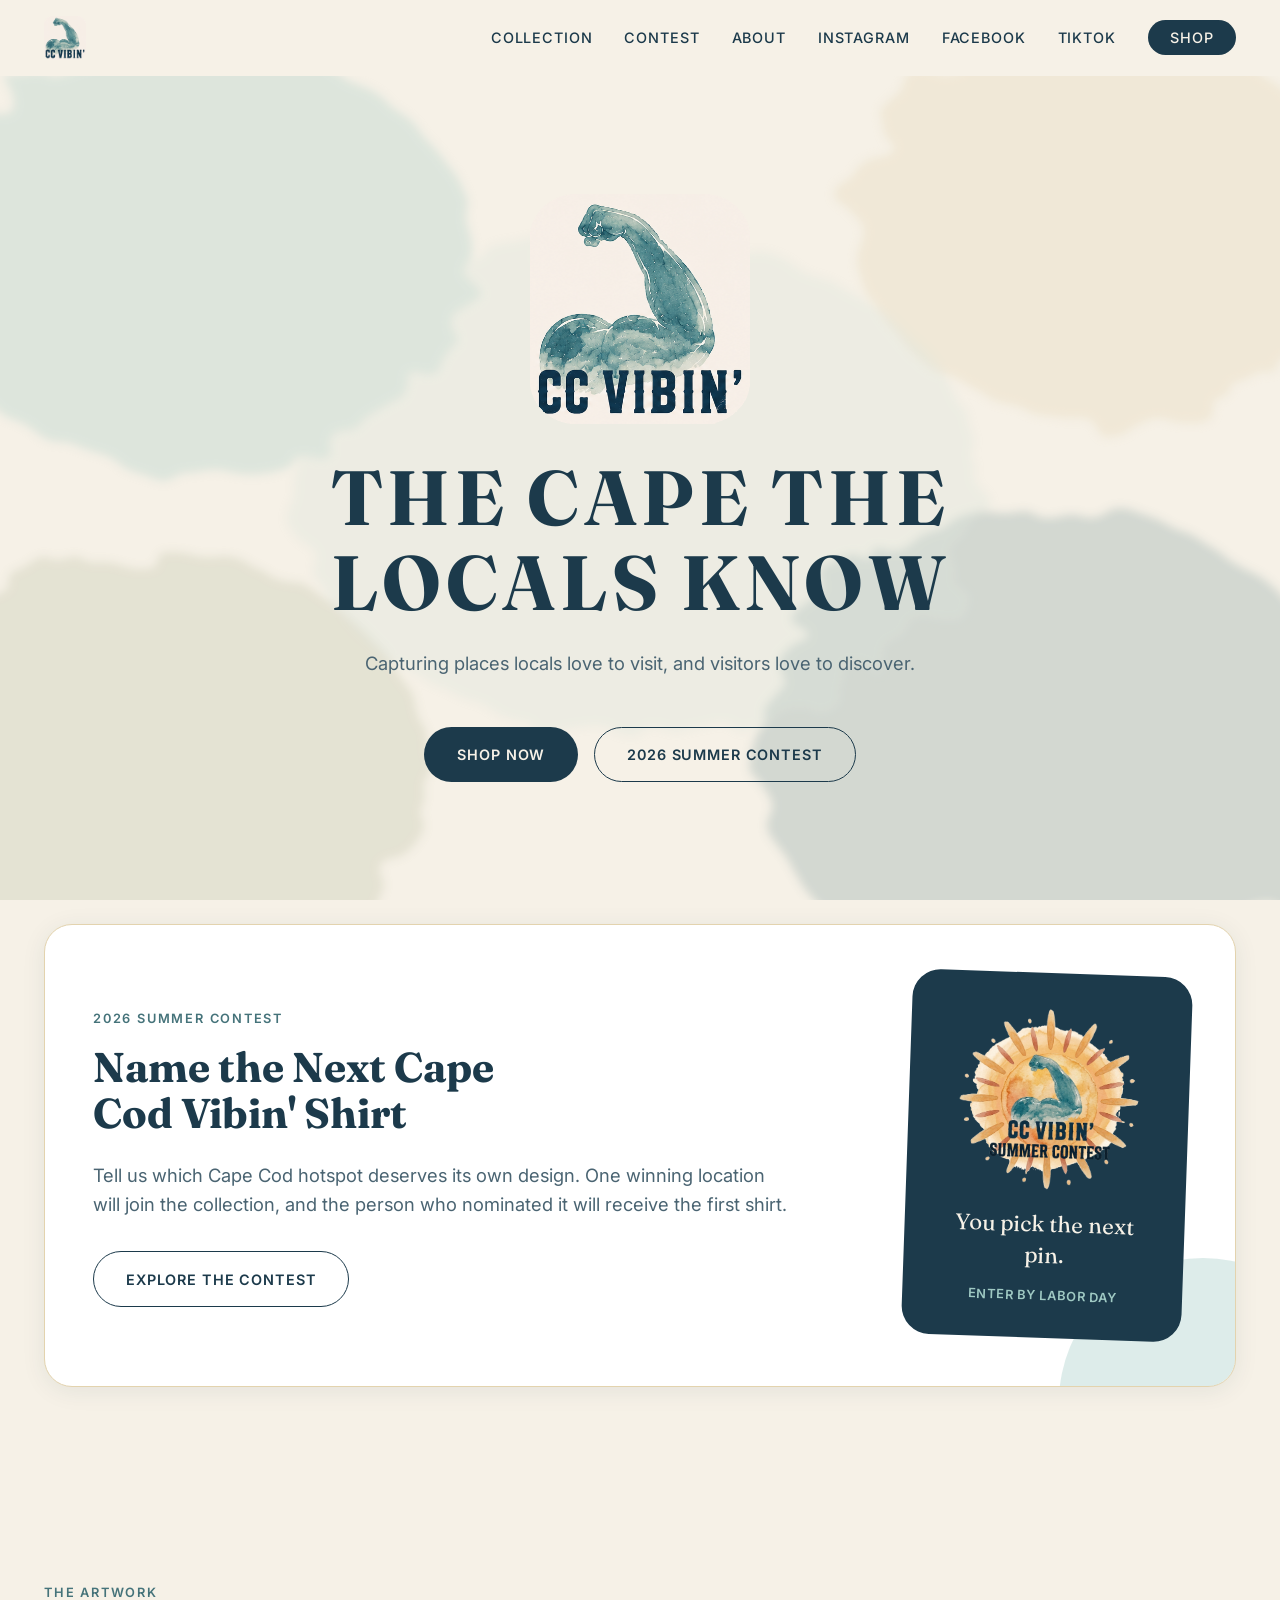
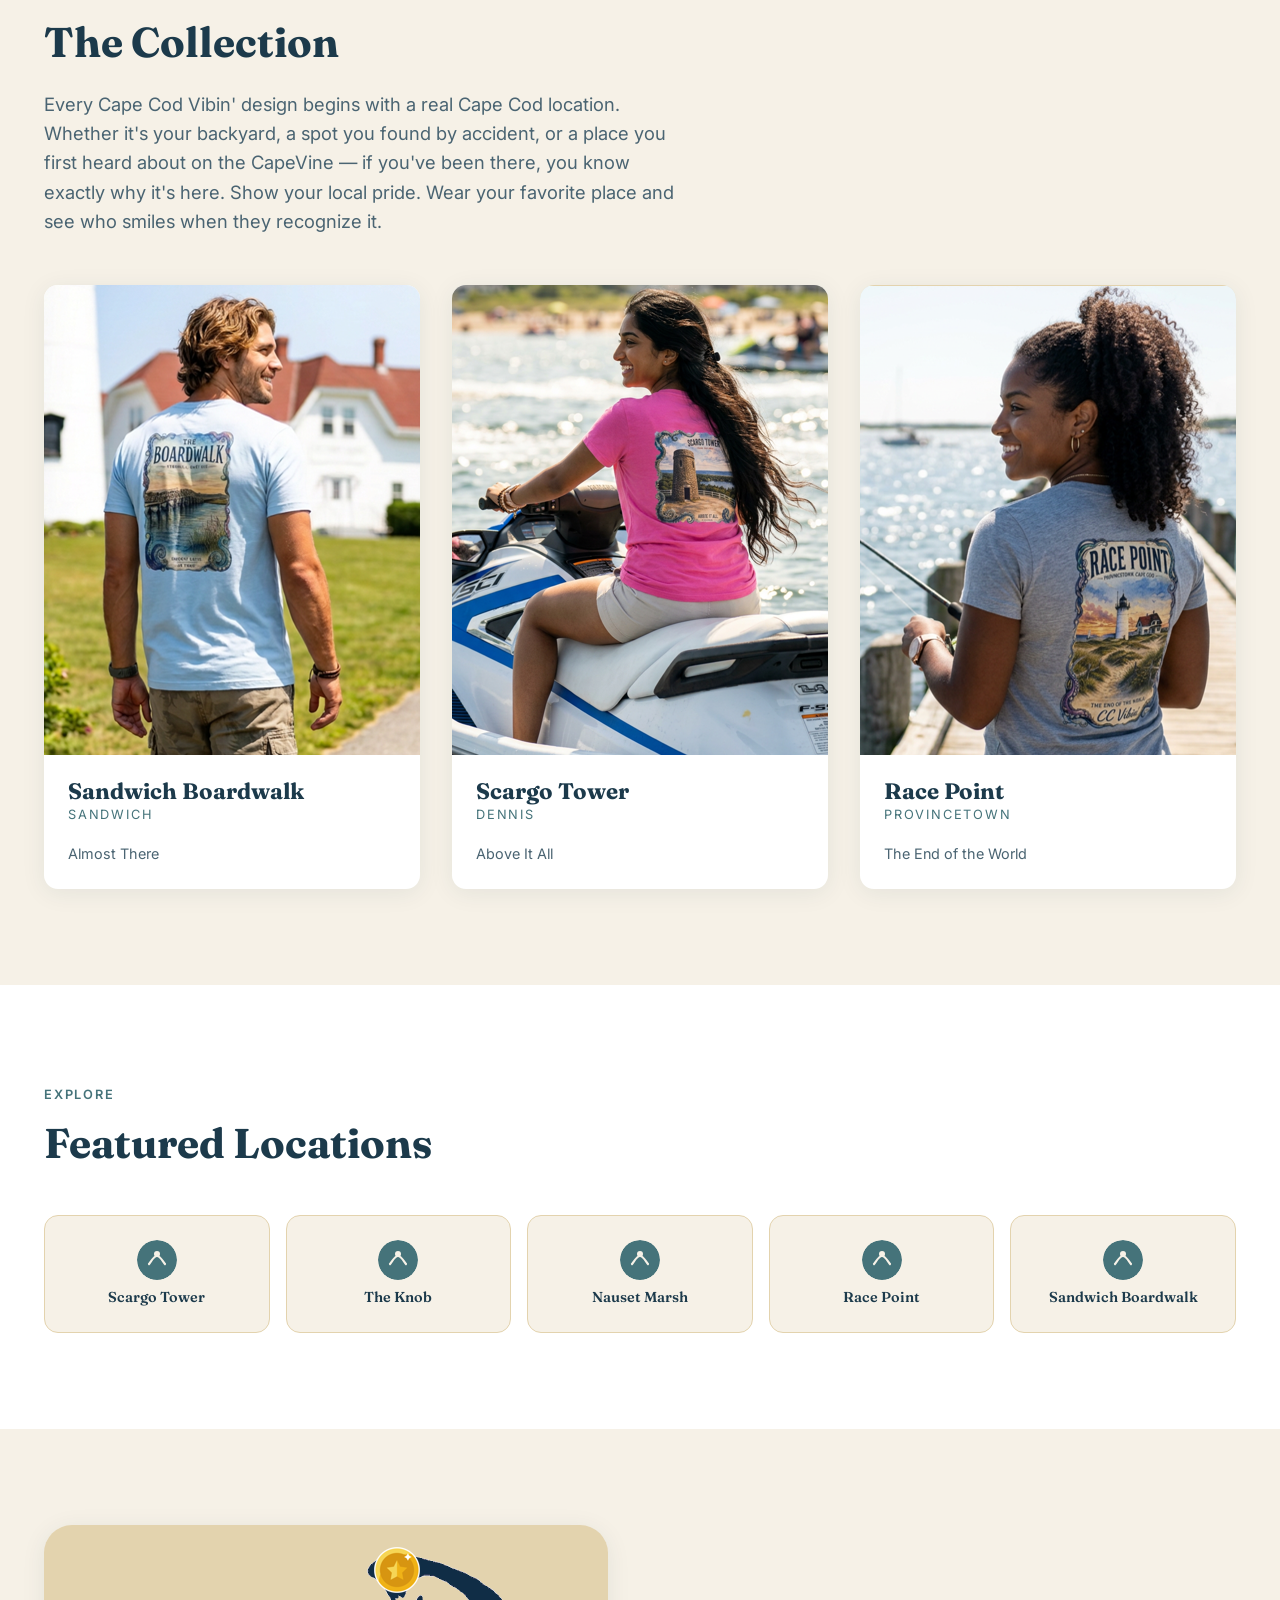
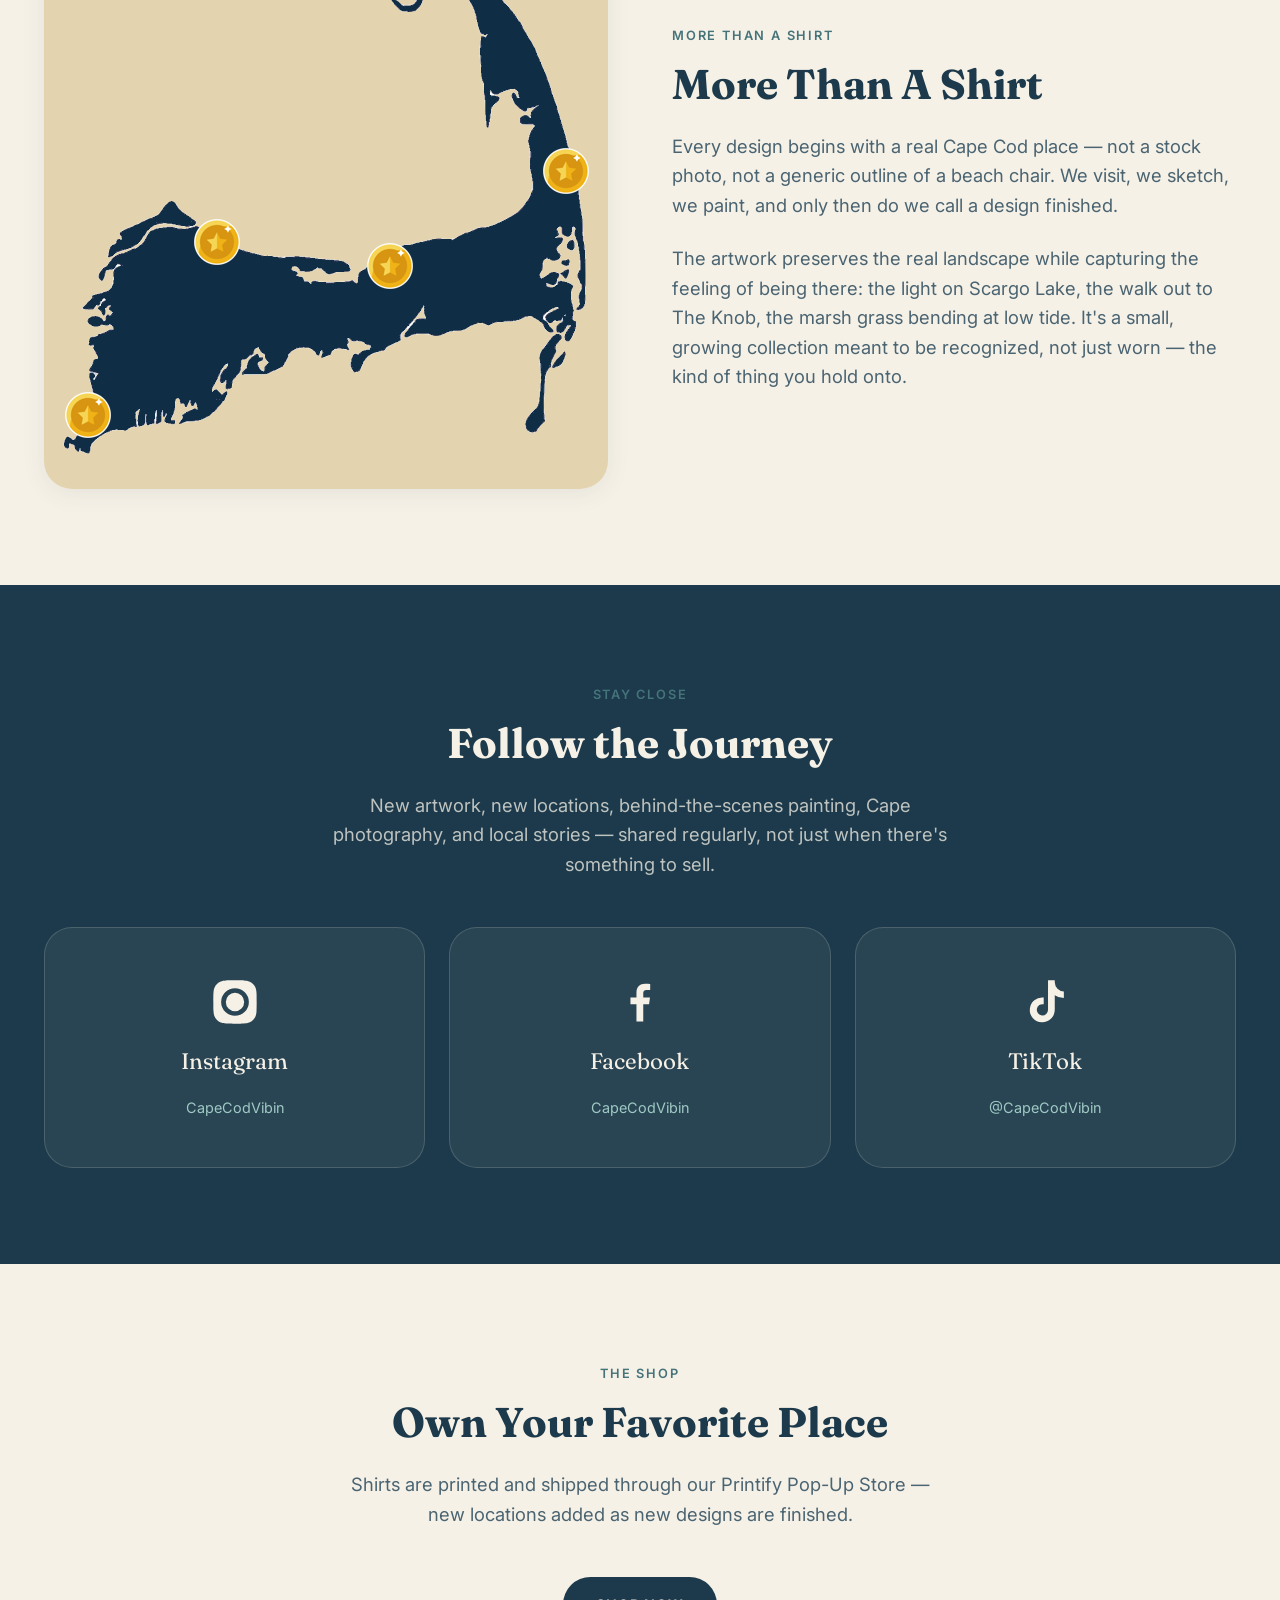
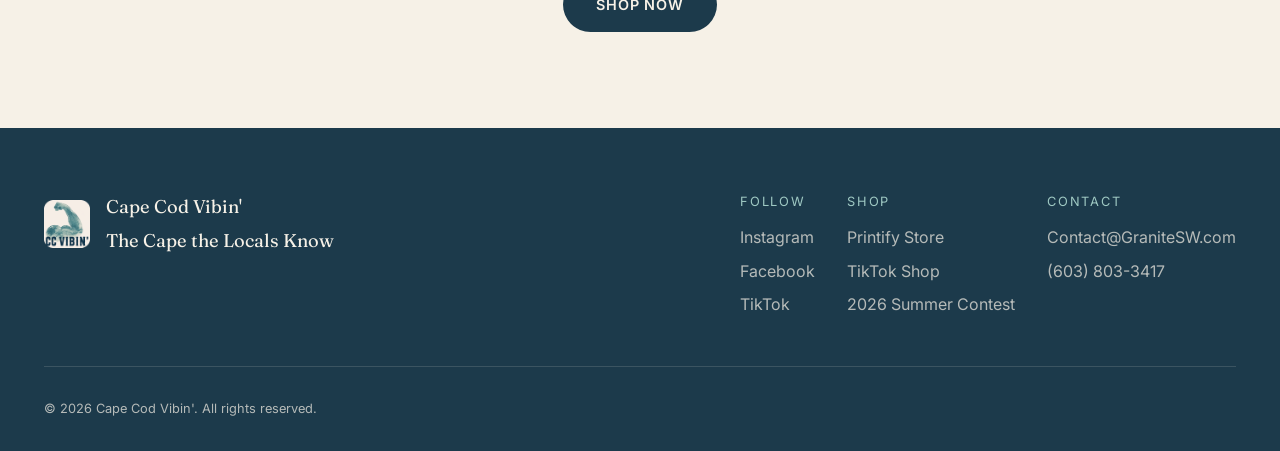
<file: index.html>
<!doctype html>
<html lang="en">
<head>
  <meta charset="UTF-8" />
  <meta name="viewport" content="width=device-width, initial-scale=1" />
  <title>Cape Cod Vibin' — The Cape the Locals Know</title>
  <meta name="description" content="Cape Cod Vibin' celebrates the Cape Cod places locals return to and visitors aspire to discover. Wear your favorite place." />

  <link rel="icon" href="assets/favicon.png"> 
  <link rel="preconnect" href="https://fonts.googleapis.com" />
  <link rel="preconnect" href="https://fonts.gstatic.com" crossorigin />
  <link href="https://fonts.googleapis.com/css2?family=Fraunces:opsz,wght@9..144,400;9..144,500;9..144,600;9..144,700&amp;family=Inter:wght@400;500;600;700&amp;display=swap" rel="stylesheet" />

  <link rel="stylesheet" href="css/site.css" />
</head>
<body>

  <header class="nav">
    <div class="container nav__inner">
      <a class="nav__brand" href="#top" aria-label="Cape Cod Vibin' home">
        <img class="nav__logo" src="assets/logo.png" alt="Cape Cod Vibin' logo" width="120" height="126" />
      </a>

      <button class="nav__toggle" aria-expanded="false" aria-controls="nav-links" aria-label="Toggle menu">
        <span class="nav__toggle-bar"></span>
        <span class="nav__toggle-bar"></span>
        <span class="nav__toggle-bar"></span>
      </button>

      <ul class="nav__links" id="nav-links">
        <li><a class="nav__link" href="#collection">Collection</a></li>
        <li><a class="nav__link" href="Contest2026.html">Contest</a></li>
        <li><a class="nav__link" href="#story">About</a></li>
        <li><a class="nav__link" href="https://www.instagram.com/capecodvibin" target="_blank" rel="noopener noreferrer">Instagram</a></li>
        <li><a class="nav__link" href="https://www.facebook.com/CapeCodVibin" target="_blank" rel="noopener noreferrer">Facebook</a></li>
        <li><a class="nav__link" href="https://www.tiktok.com/@CapeCodVibin" target="_blank" rel="noopener noreferrer">TikTok</a></li>
        <li><a class="nav__link nav__link--cta" href="https://cape-cod-vibin.printify.me/">Shop</a></li>
      </ul>
    </div>
  </header>

  <main id="top">

    <section class="hero" id="hero">
      <img class="hero__texture" src="assets/hero-texture.svg" alt="" loading="eager" />
      <div class="hero__inner">
        <img class="hero__logo" src="assets/logo.png" alt="Cape Cod Vibin' logo" width="220" height="230" />
        <h1 class="hero__title">THE CAPE THE LOCALS KNOW</h1>
        <p class="hero__subtitle">Capturing places locals love to visit, and visitors love to discover.</p>
        <div class="hero__actions">
          <a class="btn btn--primary" href="https://cape-cod-vibin.printify.me/" target="_blank" rel="noopener noreferrer">Shop Now</a>
          <a class="btn btn--secondary" href="Contest2026.html">2026 Summer Contest</a>
        </div>
      </div>
    </section>

    <aside class="contest-promo" aria-labelledby="contest-promo-title">
      <div class="container">
        <div class="contest-promo__panel" data-reveal>
          <div class="contest-promo__copy">
            <span class="eyebrow">2026 Summer Contest</span>
            <h2 class="contest-promo__title" id="contest-promo-title">Name the Next Cape Cod Vibin' Shirt</h2>
            <p class="contest-promo__text">
              Tell us which Cape Cod hotspot deserves its own design. One winning location will
              join the collection, and the person who nominated it will receive the first shirt.
            </p>
            <a class="btn btn--secondary" href="Contest2026.html">Explore the Contest</a>
          </div>

          <div class="contest-promo__note" aria-hidden="true">
            <img class="contest-promo__logo" src="assets/summerContest.png" alt="" width="1008" height="1055" />
            <span class="contest-promo__note-title">You pick the next pin.</span>
            <time class="contest-promo__deadline" datetime="2026-09-07T23:59:59-04:00">Enter by Labor Day</time>
          </div>
        </div>
      </div>
    </aside>

    <section class="section" id="collection">
      <div class="container">
        <div class="section-head" data-reveal>
          <span class="eyebrow">The Artwork</span>
          <h2 class="section-title">The Collection</h2>
          <p class="section-copy">
            Every Cape Cod Vibin' design begins with a real Cape Cod location. Whether it's your
            backyard, a spot you found by accident, or a place you first heard about on the
            CapeVine — if you've been there, you know exactly why it's here. Show your local
            pride. Wear your favorite place and see who smiles when they recognize it.
          </p>
        </div>

        <div class="collection__grid">
          <a class="print-card" href="https://cape-cod-vibin.printify.me/" target="_blank" rel="noopener noreferrer" data-reveal>
            <div class="print-card__frame">
              <!-- <img class="print-card__art" src="assets/artwork/sandwich-boardwalk.png" alt="Sandwich Boardwalk print artwork" loading="lazy" /> -->
              <img class="print-card__art" src="assets/product/mockup-boardwalk-blue-lighthouse-website.png" alt="Sandwich Boardwalk print artwork" loading="lazy" />
            </div>
            <div class="print-card__body">
              <h3 class="print-card__location">Sandwich Boardwalk</h3>
              <p class="print-card__town">Sandwich</p>
              <p class="print-card__tagline">Almost There</p>
            </div>
          </a>

         <a class="print-card" href="https://cape-cod-vibin.printify.me/" target="_blank" rel="noopener noreferrer" data-reveal>
            <div class="print-card__frame">
              <!-- <img class="print-card__art" src="assets/artwork/scargo-tower.png" alt="Scargo Tower print artwork" loading="lazy" /> -->
              <img class="print-card__art" src="assets/product/mockup-scargo-vneck-pink-skidoo-website.png" alt="Scargo Tower print artwork" loading="lazy" />
            </div>
            <div class="print-card__body">
              <h3 class="print-card__location">Scargo Tower</h3>
              <p class="print-card__town">Dennis</p>
              <p class="print-card__tagline">Above It All</p>
            </div>
          </a>

         <a class="print-card" href="https://cape-cod-vibin.printify.me/" target="_blank" rel="noopener noreferrer" data-reveal>
            <div class="print-card__frame">
              <!-- <img class="print-card__art" src="assets/artwork/race-point.png" alt="Race Point print artwork" loading="lazy" /> -->
              <img class="print-card__art" src="assets/product/mockup-racepoint-vneck-gray-fishing-website.png" alt="Race Point print artwork" loading="lazy" />
            </div>
            <div class="print-card__body">
              <h3 class="print-card__location">Race Point</h3>
              <p class="print-card__town">Provincetown</p>
              <p class="print-card__tagline">The End of the World</p>
            </div>
          </a>
  
       </div>
      </div>
    </section>

    <section class="section section--alt" id="locations">
      <div class="container">
        <div class="section-head" data-reveal>
          <span class="eyebrow">Explore</span>
          <h2 class="section-title">Featured Locations</h2>
        </div>

        <div class="locations__grid" data-reveal>
          <a class="location-chip" href="https://cape-cod-vibin.printify.me/" target="_blank" rel="noopener noreferrer">
            <img class="location-chip__icon" src="assets/icon-pin.svg" alt="" />
            <span class="location-chip__name">Scargo Tower</span>
          </a>
          <a class="location-chip" href="https://cape-cod-vibin.printify.me/" target="_blank" rel="noopener noreferrer">
            <img class="location-chip__icon" src="assets/icon-pin.svg" alt="" />
            <span class="location-chip__name">The Knob</span>
          </a>
          <a class="location-chip" href="https://cape-cod-vibin.printify.me/" target="_blank" rel="noopener noreferrer">
            <img class="location-chip__icon" src="assets/icon-pin.svg" alt="" />
            <span class="location-chip__name">Nauset Marsh</span>
          </a>
          <a class="location-chip" href="https://cape-cod-vibin.printify.me/" target="_blank" rel="noopener noreferrer">
            <img class="location-chip__icon" src="assets/icon-pin.svg" alt="" />
            <span class="location-chip__name">Race Point</span>
          </a>
	  <!--
          <a class="location-chip" href="https://cape-cod-vibin.printify.me/" target="_blank" rel="noopener noreferrer">
            <img class="location-chip__icon" src="assets/icon-pin.svg" alt="" />
            <span class="location-chip__name">Gray's Beach</span>
          </a>
	  -->
          <a class="location-chip" href="https://cape-cod-vibin.printify.me/" target="_blank" rel="noopener noreferrer">
            <img class="location-chip__icon" src="assets/icon-pin.svg" alt="" />
            <span class="location-chip__name">Sandwich Boardwalk</span>
          </a>
        </div>
      </div>
    </section>

    <section class="section" id="story">
      <div class="container story">
        <div class="story__art" data-reveal>
          <img src="assets/story-art.png" alt="Illustrated study of Cape Cod locations" loading="lazy" />
        </div>
        <div class="story__body" data-reveal>
          <span class="eyebrow">More Than A Shirt</span>
          <h2 class="section-title">More Than A Shirt</h2>
          <p>
            Every design begins with a real Cape Cod place — not a stock photo, not a
            generic outline of a beach chair. We visit, we sketch, we paint, and only then
            do we call a design finished.
          </p>
          <p>
            The artwork preserves the real landscape while capturing the feeling of being
            there: the light on Scargo Lake, the walk out to The Knob, the marsh grass
            bending at low tide. It's a small, growing collection meant to be recognized,
            not just worn — the kind of thing you hold onto.
          </p>
        </div>
      </div>
    </section>

    <section class="section social" id="social">
      <div class="container">
        <div class="section-head section-head--center" data-reveal>
          <span class="eyebrow">Stay Close</span>
          <h2 class="section-title">Follow the Journey</h2>
          <p class="section-copy">
            New artwork, new locations, behind-the-scenes painting, Cape photography,
            and local stories — shared regularly, not just when there's something to sell.
          </p>
        </div>

        <div class="social__grid" data-reveal>
          <a class="social-btn" href="https://www.instagram.com/capecodvibin" target="_blank" rel="noopener noreferrer">
            <svg class="social-btn__icon" viewBox="0 0 24 24" aria-hidden="true"><path d="M12 2c2.7 0 3.05.01 4.12.06 1.07.05 1.79.22 2.43.46.66.26 1.22.6 1.77 1.15.55.55.9 1.11 1.15 1.77.24.64.41 1.36.46 2.43C21.99 8.95 22 9.3 22 12s-.01 3.05-.06 4.12c-.05 1.07-.22 1.79-.46 2.43a4.9 4.9 0 0 1-1.15 1.77 4.9 4.9 0 0 1-1.77 1.15c-.64.24-1.36.41-2.43.46C15.05 21.99 14.7 22 12 22s-3.05-.01-4.12-.06c-1.07-.05-1.79-.22-2.43-.46a4.9 4.9 0 0 1-1.77-1.15 4.9 4.9 0 0 1-1.15-1.77c-.24-.64-.41-1.36-.46-2.43C2.01 15.05 2 14.7 2 12s.01-3.05.06-4.12c.05-1.07.22-1.79.46-2.43.26-.66.6-1.22 1.15-1.77A4.9 4.9 0 0 1 5.44 2.53c.64-.24 1.36-.41 2.43-.46C8.95 2.01 9.3 2 12 2Zm0 3.6A6.4 6.4 0 1 0 12 18.4 6.4 6.4 0 0 0 12 5.6Zm0 2.16a4.24 4.24 0 1 1 0 8.48 4.24 4.24 0 0 1 0-8.48ZM17.8 5a1.1 1.1 0 1 1 0 2.2 1.1 1.1 0 0 1 0-2.2Z"/></svg>
            <span class="social-btn__label">Instagram</span>
            <span class="social-btn__handle">CapeCodVibin</span>
          </a>
          <a class="social-btn" href="https://www.facebook.com/CapeCodVibin" target="_blank" rel="noopener noreferrer">
            <svg class="social-btn__icon" viewBox="0 0 24 24" aria-hidden="true"><path d="M13.5 21v-8h2.7l.4-3.1h-3.1V8c0-.9.25-1.5 1.55-1.5H16.7V3.7c-.28-.04-1.25-.12-2.37-.12-2.35 0-3.96 1.43-3.96 4.06V9.9H7.6V13h2.77v8Z"/></svg>
            <span class="social-btn__label">Facebook</span>
            <span class="social-btn__handle">CapeCodVibin</span>
          </a>
          <a class="social-btn" href="https://www.tiktok.com/@CapeCodVibin" target="_blank" rel="noopener noreferrer">
            <svg class="social-btn__icon" viewBox="0 0 24 24" aria-hidden="true"><path d="M16.5 2h-3.1v13.6a2.6 2.6 0 1 1-2-2.53v-3.16a5.76 5.76 0 1 0 5.1 5.72V8.9a7.4 7.4 0 0 0 4.2 1.3V7.1a4.3 4.3 0 0 1-4.2-4.2Z"/></svg>
            <span class="social-btn__label">TikTok</span>
            <span class="social-btn__handle">@CapeCodVibin</span>
          </a>
        </div>
      </div>
    </section>

    <section class="section shop" id="shop">
      <div class="container shop__inner">
        <div data-reveal>
          <span class="eyebrow">The Shop</span>
          <h2 class="section-title">Own Your Favorite Place</h2>
          <p class="section-copy">
            Shirts are printed and shipped through our Printify Pop-Up Store —
            new locations added as new designs are finished.
          </p>
          <div class="shop__actions">
            <a class="btn btn--primary" href="https://cape-cod-vibin.printify.me/" target="_blank" rel="noopener noreferrer">Shop Now</a>
            <!-- <a class="shop__secondary-link" href="https://vt.tiktok.com/ZTBWC6nuk/" target="_blank" rel="noopener noreferrer">Also available on TikTok Shop</a> -->
          </div>
        </div>
      </div>
    </section>

  </main>

  <footer class="footer">
    <div class="container">
      <div class="footer__top">
        <div class="footer__brand">
          <img class="footer__logo" src="assets/logo.png" alt="Cape Cod Vibin' logo" />
          <div>
            <div class="footer__wordmark">Cape Cod Vibin'</div>
            <div class="footer__tagline">The Cape the Locals Know</div>
          </div>
        </div>

        <div class="footer__links">
          <div class="footer__col">
            <span class="footer__col-title">Follow</span>
            <a class="footer__link" href="https://www.instagram.com/capecodvibin" target="_blank" rel="noopener noreferrer">Instagram</a>
            <a class="footer__link" href="https://www.facebook.com/CapeCodVibin" target="_blank" rel="noopener noreferrer">Facebook</a>
            <a class="footer__link" href="https://www.tiktok.com/@CapeCodVibin" target="_blank" rel="noopener noreferrer">TikTok</a>
          </div>
          <div class="footer__col">
            <span class="footer__col-title">Shop</span>
            <a class="footer__link" href="https://cape-cod-vibin.printify.me/" target="_blank" rel="noopener noreferrer">Printify Store</a>
            <a class="footer__link" href="https://vt.tiktok.com/ZTBWC6nuk/" target="_blank" rel="noopener noreferrer">TikTok Shop</a>
            <a class="footer__link" href="Contest2026.html">2026 Summer Contest</a>
          </div>
          <div class="footer__col">
            <span class="footer__col-title">Contact</span>
            <a class="footer__link" href="mailto:Contact@GraniteSW.com">Contact@GraniteSW.com</a>
            <a class="footer__link footer__phone" href="tel:+16038033417">(603) 803-3417</a>
          </div>
        </div>
      </div>

      <div class="footer__bottom">
        <span>&copy; 2026 Cape Cod Vibin'. All rights reserved.</span>
      </div>
    </div>
  </footer>

  <script src="js/main.js"></script>
</body>
</html>
</file>
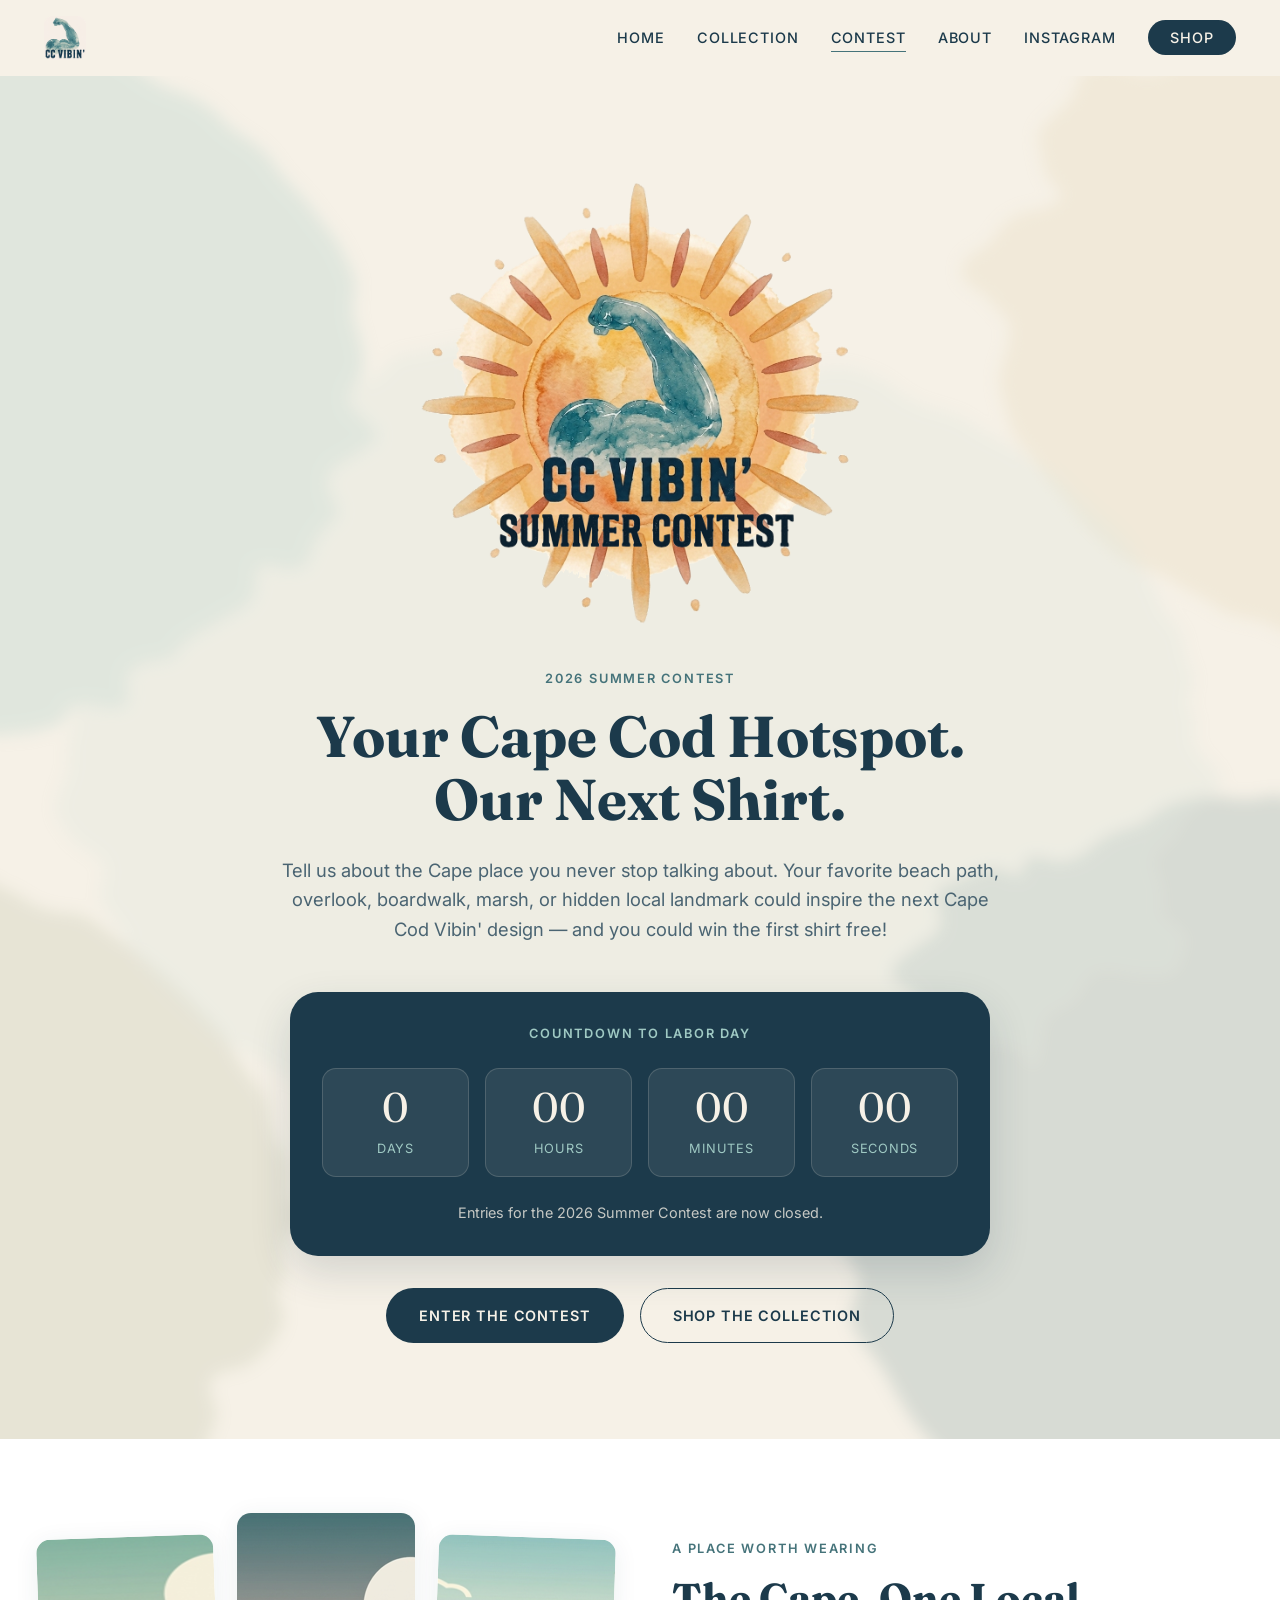
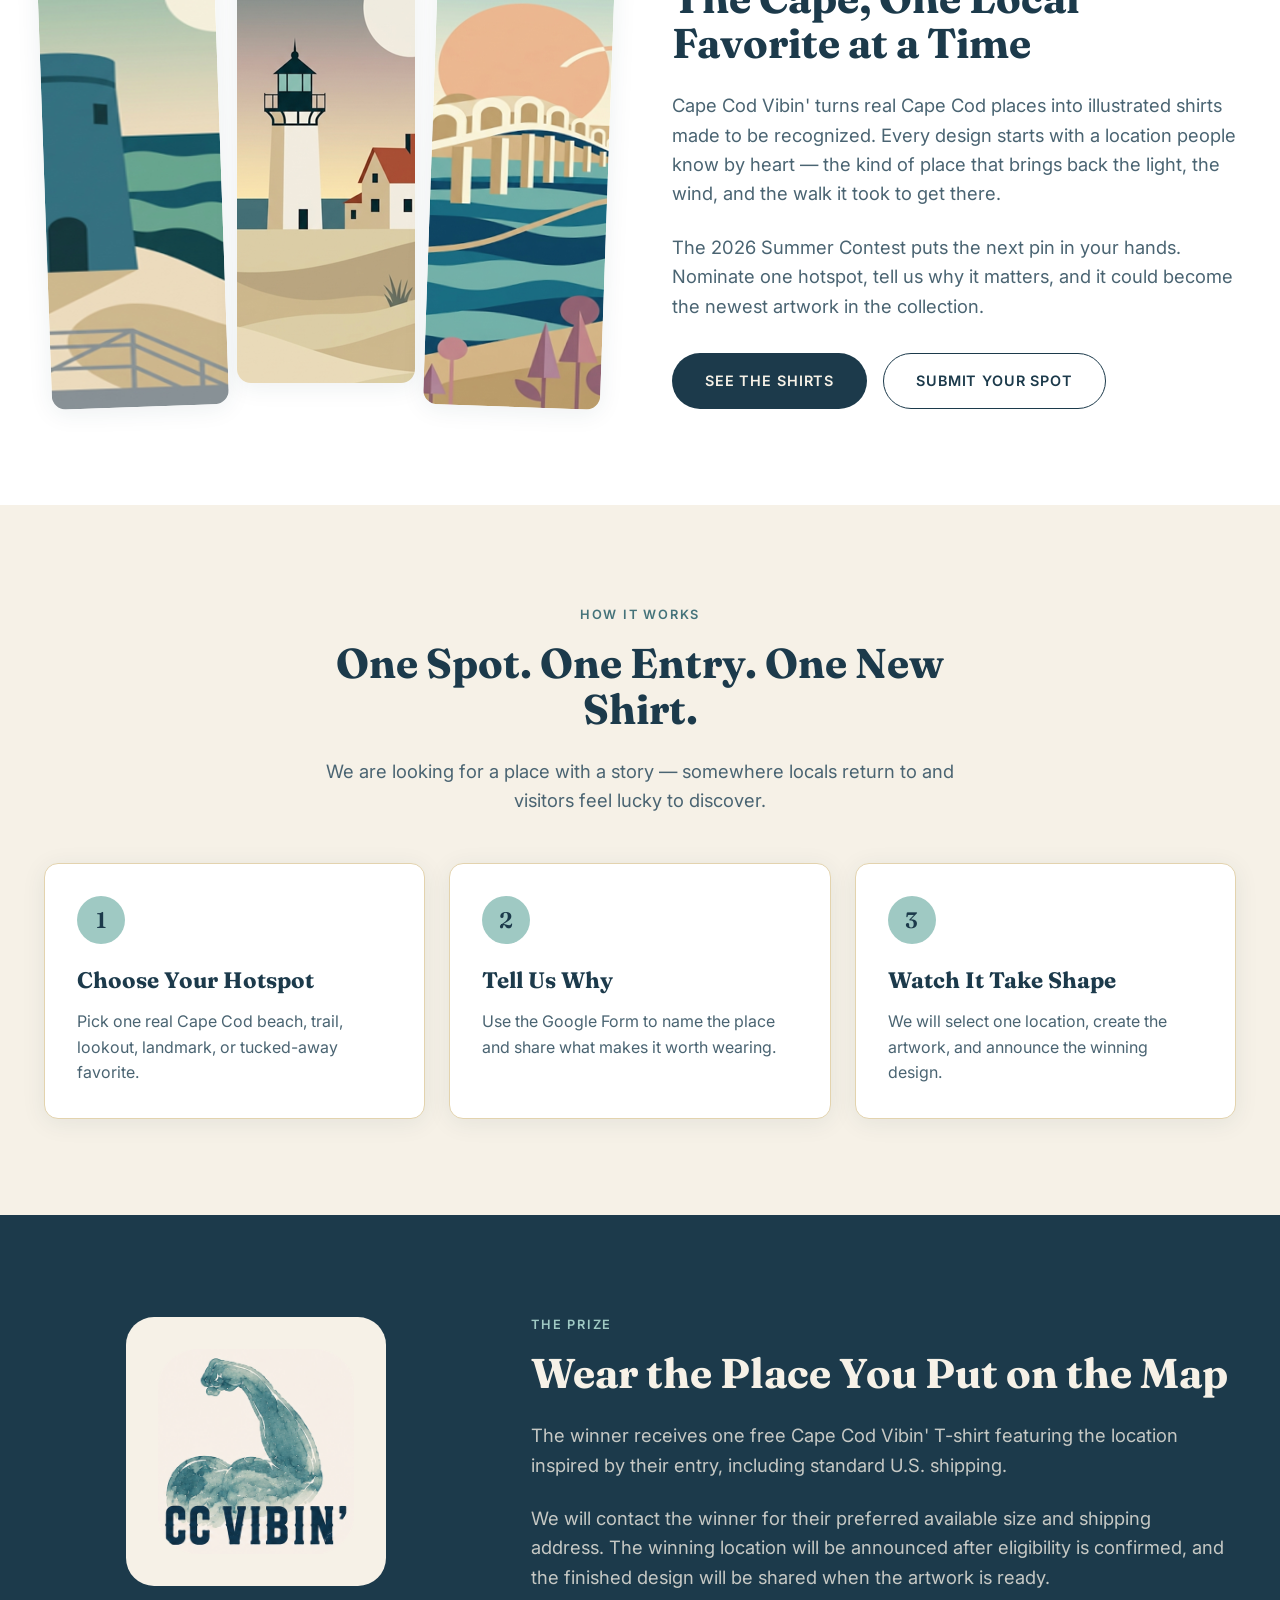
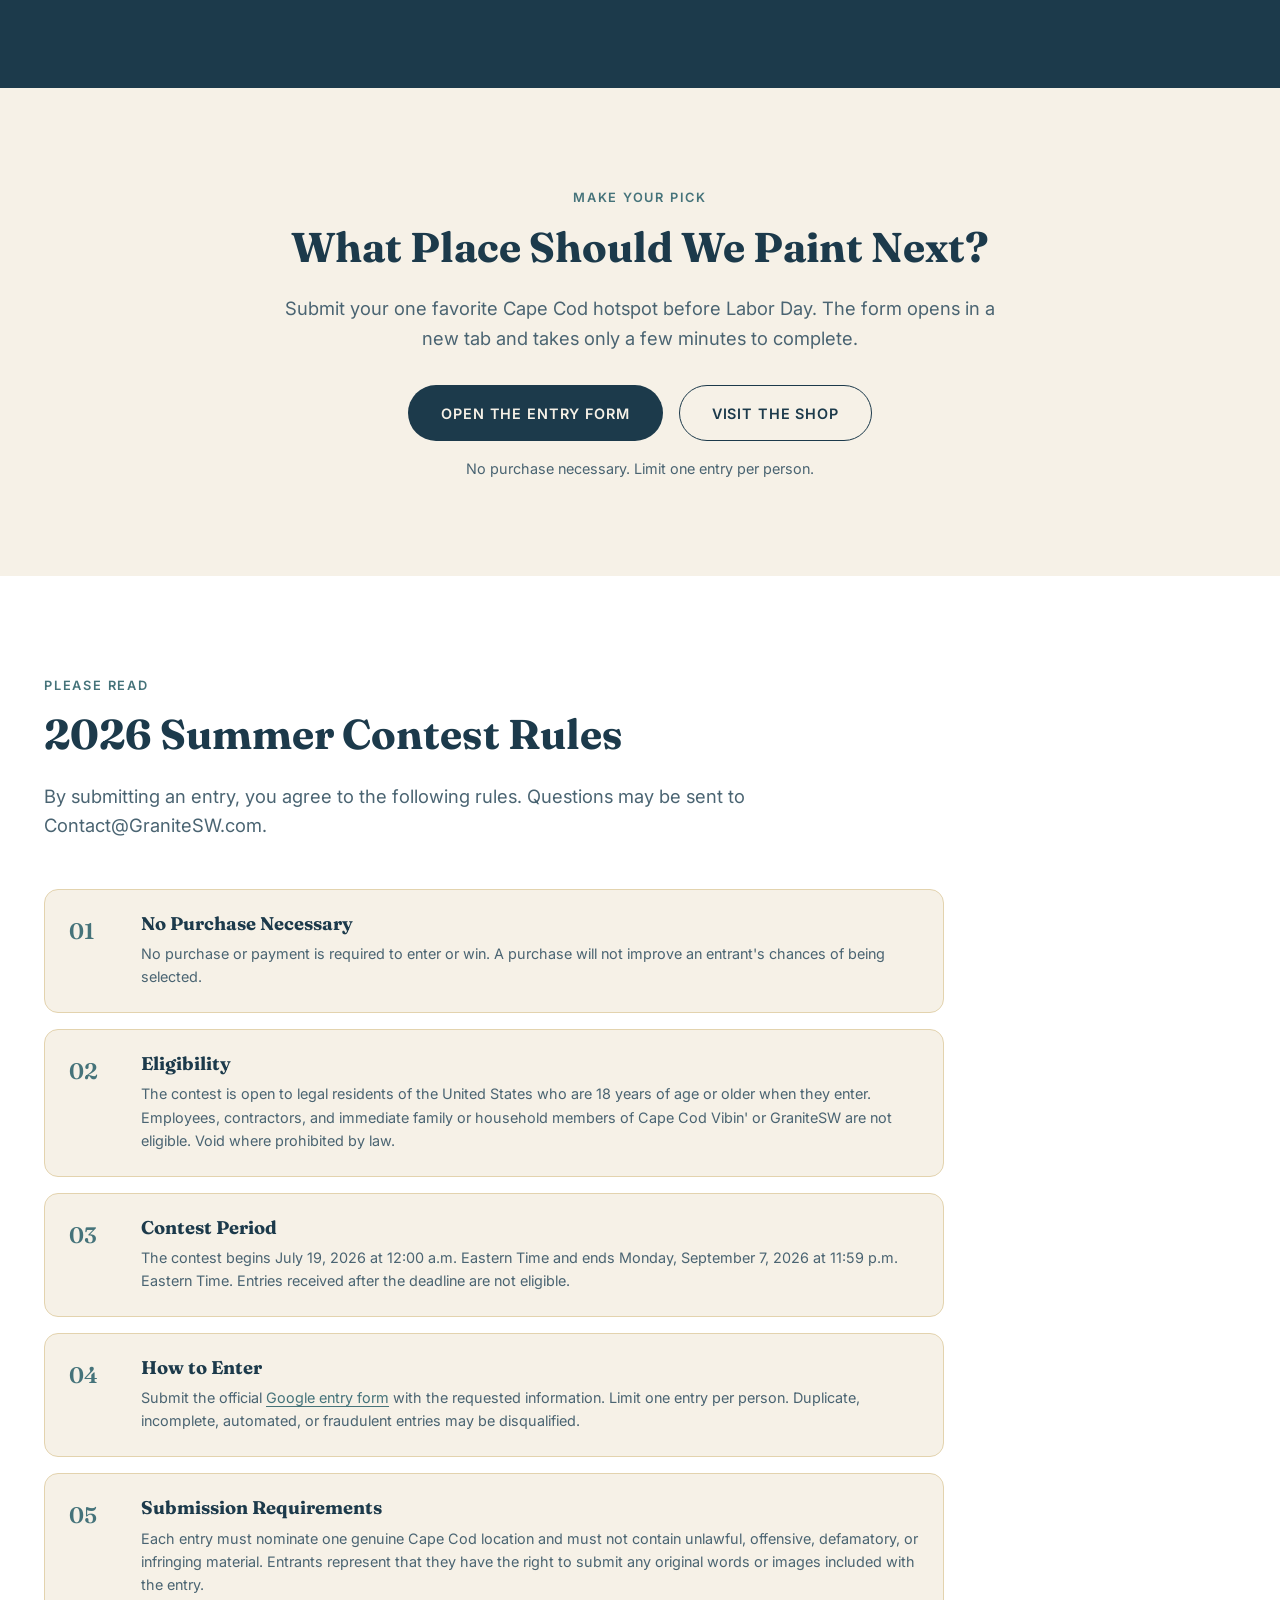
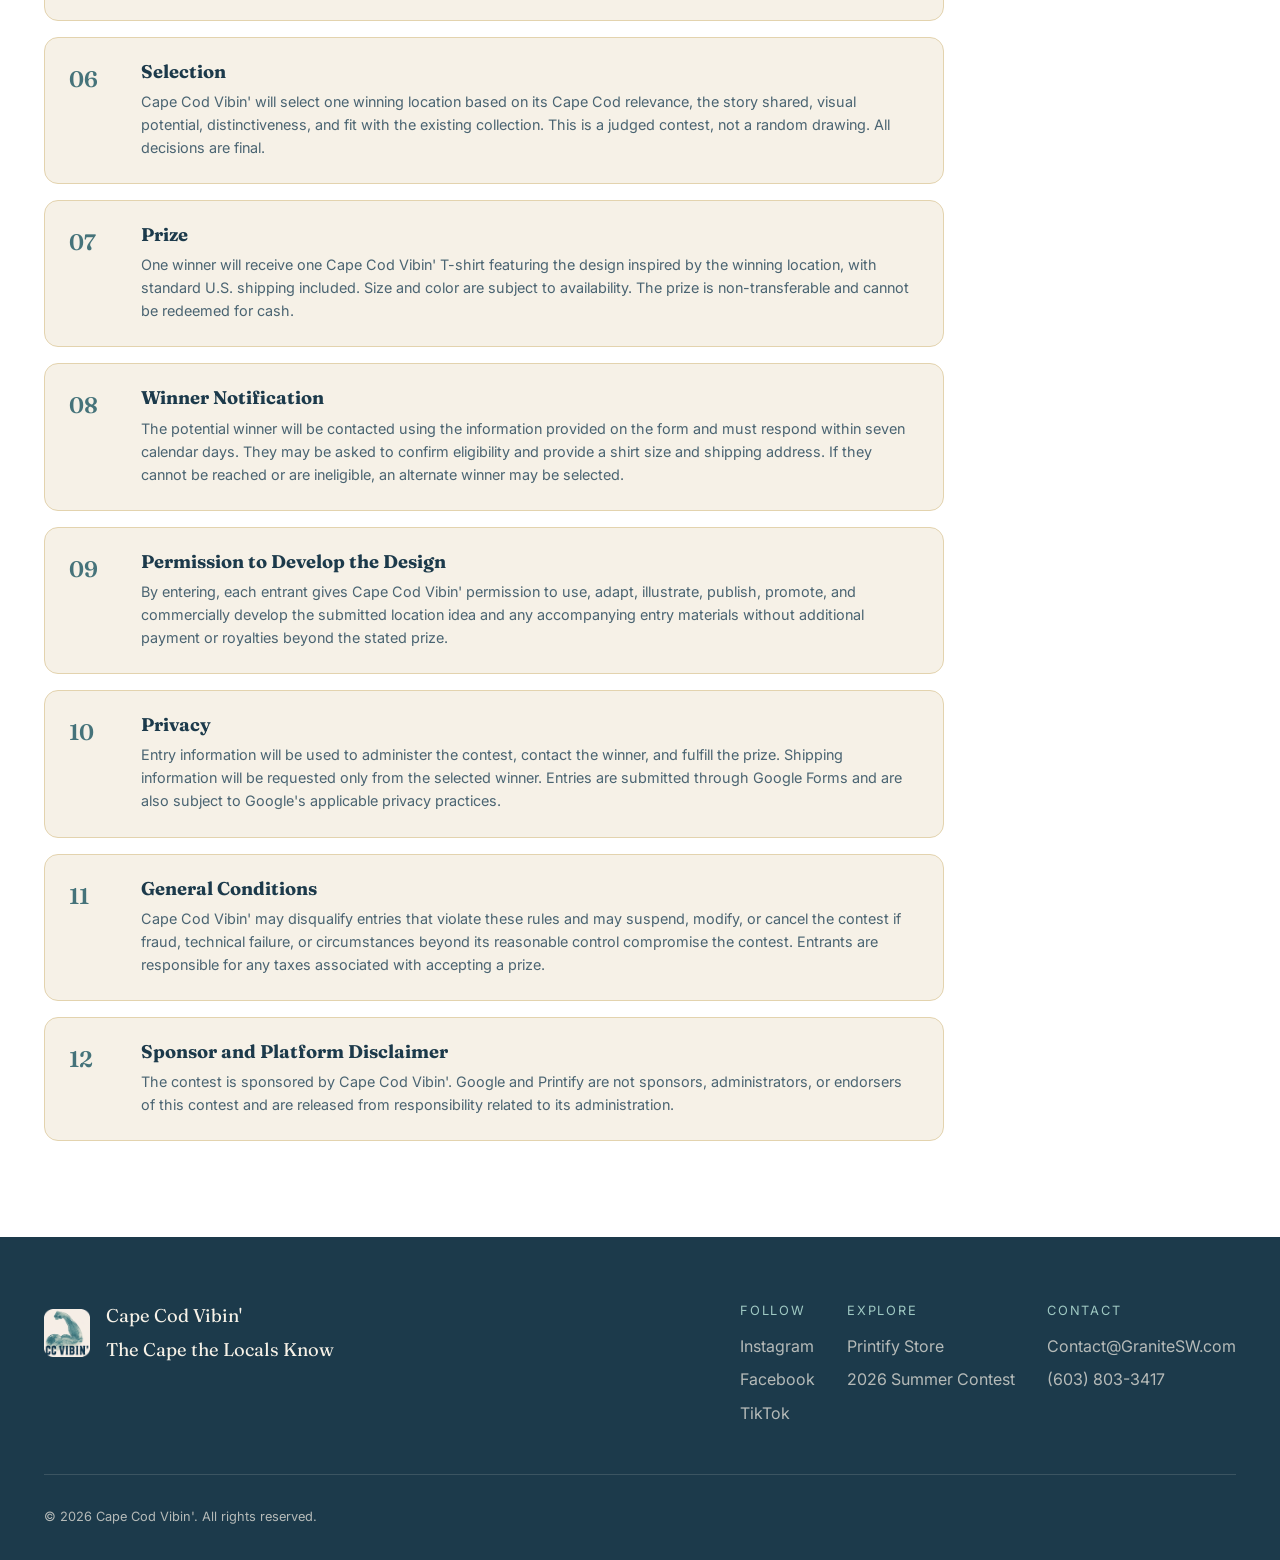
<file: Contest2026.html>
<!doctype html>
<html lang="en">
<head>
  <meta charset="UTF-8" />
  <meta name="viewport" content="width=device-width, initial-scale=1" />
  <title>2026 Summer Contest — Cape Cod Vibin'</title>
  <meta name="description" content="Enter the Cape Cod Vibin' 2026 Summer Contest. Nominate your favorite Cape Cod hotspot for the chance to see it become a new T-shirt design and win the first shirt free!" />

  <link rel="icon" href="assets/favicon.png" />
  <link rel="preconnect" href="https://fonts.googleapis.com" />
  <link rel="preconnect" href="https://fonts.gstatic.com" crossorigin />
  <link href="https://fonts.googleapis.com/css2?family=Fraunces:opsz,wght@9..144,400;9..144,500;9..144,600;9..144,700&amp;family=Inter:wght@400;500;600;700&amp;display=swap" rel="stylesheet" />
  <link rel="stylesheet" href="css/site.css" />
</head>
<body>

  <header class="nav">
    <div class="container nav__inner">
      <a class="nav__brand" href="index.html" aria-label="Cape Cod Vibin' home">
        <img class="nav__logo" src="assets/logo.png" alt="Cape Cod Vibin' logo" width="120" height="126" />
      </a>

      <button class="nav__toggle" aria-expanded="false" aria-controls="nav-links" aria-label="Toggle menu">
        <span class="nav__toggle-bar"></span>
        <span class="nav__toggle-bar"></span>
        <span class="nav__toggle-bar"></span>
      </button>

      <ul class="nav__links" id="nav-links">
        <li><a class="nav__link" href="index.html">Home</a></li>
        <li><a class="nav__link" href="index.html#collection">Collection</a></li>
        <li><a class="nav__link" href="Contest2026.html" aria-current="page">Contest</a></li>
        <li><a class="nav__link" href="index.html#story">About</a></li>
        <li><a class="nav__link" href="https://www.instagram.com/capecodvibin" target="_blank" rel="noopener noreferrer">Instagram</a></li>
        <li><a class="nav__link nav__link--cta" href="https://cape-cod-vibin.printify.me/" target="_blank" rel="noopener noreferrer">Shop</a></li>
      </ul>
    </div>
  </header>

  <main id="top">
    <section class="contest-hero">
      <img class="contest-hero__texture" src="assets/hero-texture.svg" alt="" loading="eager" />
      <div class="contest-hero__inner">
        <img class="hero__logo contest-hero__logo" src="assets/summerContest.png" alt="Cape Cod Vibin' 2026 Summer Contest logo" width="1008" height="1055" />
        <span class="eyebrow">2026 Summer Contest</span>
        <h1 class="contest-hero__title"><span class="contest-hero__title-line">Your Cape Cod Hotspot.</span> Our Next Shirt.</h1>
        <p class="contest-hero__copy">
          Tell us about the Cape place you never stop talking about. Your favorite beach path,
          overlook, boardwalk, marsh, or hidden local landmark could inspire the next Cape Cod
          Vibin' design — and you could win the first shirt free!
        </p>

        <div class="contest-countdown" role="timer" aria-label="Time remaining in the 2026 Summer Contest" data-contest-countdown data-countdown-end="2026-09-07T23:59:59-04:00">
          <p class="contest-countdown__label">Countdown to Labor Day</p>
          <div class="contest-countdown__grid" aria-hidden="true">
            <div class="contest-countdown__unit">
              <span class="contest-countdown__value" data-countdown-days>--</span>
              <span class="contest-countdown__unit-label">Days</span>
            </div>
            <div class="contest-countdown__unit">
              <span class="contest-countdown__value" data-countdown-hours>--</span>
              <span class="contest-countdown__unit-label">Hours</span>
            </div>
            <div class="contest-countdown__unit">
              <span class="contest-countdown__value" data-countdown-minutes>--</span>
              <span class="contest-countdown__unit-label">Minutes</span>
            </div>
            <div class="contest-countdown__unit">
              <span class="contest-countdown__value" data-countdown-seconds>--</span>
              <span class="contest-countdown__unit-label">Seconds</span>
            </div>
          </div>
          <p class="contest-countdown__message" data-countdown-message>
            Entries close Monday, September 7, 2026 at 11:59 p.m. Eastern Time.
          </p>
          <p class="visually-hidden" data-countdown-summary>
            Countdown to the 2026 Summer Contest deadline.
          </p>
        </div>

        <div class="contest-hero__actions">
          <a class="btn btn--primary" href="https://docs.google.com/forms/d/e/1FAIpQLSfBcYNdMgqon6LieW6jHCJ8FdE8Hkyn3Sa-Fkpo0ABadpSAJQ/viewform" target="_blank" rel="noopener noreferrer">Enter the Contest</a>
          <a class="btn btn--secondary" href="https://cape-cod-vibin.printify.me/" target="_blank" rel="noopener noreferrer">Shop the Collection</a>
        </div>
      </div>
    </section>

    <section class="section section--alt" id="about-contest">
      <div class="container contest-story">
        <div class="contest-story__art" data-reveal>
          <img src="assets/artwork/scargo-tower.png" alt="Scargo Tower Cape Cod Vibin' artwork" width="376" height="470" loading="lazy" />
          <img src="assets/artwork/race-point.png" alt="Race Point Cape Cod Vibin' artwork" width="376" height="470" loading="lazy" />
          <img src="assets/artwork/sandwich-boardwalk.png" alt="Sandwich Boardwalk Cape Cod Vibin' artwork" width="376" height="470" loading="lazy" />
        </div>

        <div class="contest-story__body" data-reveal>
          <span class="eyebrow">A Place Worth Wearing</span>
          <h2 class="section-title">The Cape, One Local Favorite at a Time</h2>
          <p>
            Cape Cod Vibin' turns real Cape Cod places into illustrated shirts made to be
            recognized. Every design starts with a location people know by heart — the kind of
            place that brings back the light, the wind, and the walk it took to get there.
          </p>
          <p>
            The 2026 Summer Contest puts the next pin in your hands. Nominate one hotspot, tell
            us why it matters, and it could become the newest artwork in the collection.
          </p>
          <div class="contest-story__actions">
            <a class="btn btn--primary" href="https://cape-cod-vibin.printify.me/" target="_blank" rel="noopener noreferrer">See the Shirts</a>
            <a class="btn btn--secondary" href="https://docs.google.com/forms/d/e/1FAIpQLSfBcYNdMgqon6LieW6jHCJ8FdE8Hkyn3Sa-Fkpo0ABadpSAJQ/viewform" target="_blank" rel="noopener noreferrer">Submit Your Spot</a>
          </div>
        </div>
      </div>
    </section>

    <section class="section" id="how-it-works">
      <div class="container">
        <div class="section-head section-head--center" data-reveal>
          <span class="eyebrow">How It Works</span>
          <h2 class="section-title">One Spot. One Entry. One New Shirt.</h2>
          <p class="section-copy">
            We are looking for a place with a story — somewhere locals return to and visitors
            feel lucky to discover.
          </p>
        </div>

        <div class="contest-steps">
          <article class="contest-step" data-reveal>
            <span class="contest-step__number">1</span>
            <h3 class="contest-step__title">Choose Your Hotspot</h3>
            <p class="contest-step__copy">
              Pick one real Cape Cod beach, trail, lookout, landmark, or tucked-away favorite.
            </p>
          </article>

          <article class="contest-step" data-reveal>
            <span class="contest-step__number">2</span>
            <h3 class="contest-step__title">Tell Us Why</h3>
            <p class="contest-step__copy">
              Use the Google Form to name the place and share what makes it worth wearing.
            </p>
          </article>

          <article class="contest-step" data-reveal>
            <span class="contest-step__number">3</span>
            <h3 class="contest-step__title">Watch It Take Shape</h3>
            <p class="contest-step__copy">
              We will select one location, create the artwork, and announce the winning design.
            </p>
          </article>
        </div>
      </div>
    </section>

    <section class="section contest-prize" id="prize">
      <div class="container contest-prize__inner">
        <div class="contest-prize__mark" data-reveal>
          <img src="assets/logo.png" alt="Cape Cod Vibin' logo" width="432" height="452" loading="lazy" />
        </div>

        <div data-reveal>
          <span class="eyebrow">The Prize</span>
          <h2 class="contest-prize__title">Wear the Place You Put on the Map</h2>
          <p class="contest-prize__copy">
            The winner receives one free Cape Cod Vibin' T-shirt featuring the location inspired
            by their entry, including standard U.S. shipping.
          </p>
          <p class="contest-prize__copy">
            We will contact the winner for their preferred available size and shipping address.
            The winning location will be announced after eligibility is confirmed, and the
            finished design will be shared when the artwork is ready.
          </p>
        </div>
      </div>
    </section>

    <section class="section contest-entry" id="enter">
      <div class="container contest-entry__inner" data-reveal>
        <span class="eyebrow">Make Your Pick</span>
        <h2 class="section-title">What Place Should We Paint Next?</h2>
        <p class="section-copy">
          Submit your one favorite Cape Cod hotspot before Labor Day. The form opens in a new
          tab and takes only a few minutes to complete.
        </p>
        <div class="contest-entry__actions">
          <a class="btn btn--primary" href="https://docs.google.com/forms/d/e/1FAIpQLSfBcYNdMgqon6LieW6jHCJ8FdE8Hkyn3Sa-Fkpo0ABadpSAJQ/viewform" target="_blank" rel="noopener noreferrer">Open the Entry Form</a>
          <a class="btn btn--secondary" href="https://cape-cod-vibin.printify.me/" target="_blank" rel="noopener noreferrer">Visit the Shop</a>
        </div>
        <p class="contest-entry__note">No purchase necessary. Limit one entry per person.</p>
      </div>
    </section>

    <section class="section contest-rules" id="rules">
      <div class="container">
        <div class="section-head contest-rules__intro" data-reveal>
          <span class="eyebrow">Please Read</span>
          <h2 class="section-title">2026 Summer Contest Rules</h2>
          <p class="section-copy">
            By submitting an entry, you agree to the following rules. Questions may be sent to
            <a href="mailto:Contact@GraniteSW.com">Contact@GraniteSW.com</a>.
          </p>
        </div>

        <ol class="contest-rules__list">
          <li class="contest-rules__item">
            <h3 class="contest-rules__title">No Purchase Necessary</h3>
            <p class="contest-rules__copy">
              No purchase or payment is required to enter or win. A purchase will not improve
              an entrant's chances of being selected.
            </p>
          </li>
          <li class="contest-rules__item">
            <h3 class="contest-rules__title">Eligibility</h3>
            <p class="contest-rules__copy">
              The contest is open to legal residents of the United States who are 18 years of
              age or older when they enter. Employees, contractors, and immediate family or
              household members of Cape Cod Vibin' or GraniteSW are not eligible. Void where
              prohibited by law.
            </p>
          </li>
          <li class="contest-rules__item">
            <h3 class="contest-rules__title">Contest Period</h3>
            <p class="contest-rules__copy">
              The contest begins July 19, 2026 at 12:00 a.m. Eastern Time and ends Monday,
              September 7, 2026 at 11:59 p.m. Eastern Time. Entries received after the deadline
              are not eligible.
            </p>
          </li>
          <li class="contest-rules__item">
            <h3 class="contest-rules__title">How to Enter</h3>
            <p class="contest-rules__copy">
              Submit the official
              <a href="https://docs.google.com/forms/d/e/1FAIpQLSfBcYNdMgqon6LieW6jHCJ8FdE8Hkyn3Sa-Fkpo0ABadpSAJQ/viewform" target="_blank" rel="noopener noreferrer">Google entry form</a>
              with the requested information. Limit one entry per person. Duplicate, incomplete,
              automated, or fraudulent entries may be disqualified.
            </p>
          </li>
          <li class="contest-rules__item">
            <h3 class="contest-rules__title">Submission Requirements</h3>
            <p class="contest-rules__copy">
              Each entry must nominate one genuine Cape Cod location and must not contain
              unlawful, offensive, defamatory, or infringing material. Entrants represent that
              they have the right to submit any original words or images included with the entry.
            </p>
          </li>
          <li class="contest-rules__item">
            <h3 class="contest-rules__title">Selection</h3>
            <p class="contest-rules__copy">
              Cape Cod Vibin' will select one winning location based on its Cape Cod relevance,
              the story shared, visual potential, distinctiveness, and fit with the existing
              collection. This is a judged contest, not a random drawing. All decisions are final.
            </p>
          </li>
          <li class="contest-rules__item">
            <h3 class="contest-rules__title">Prize</h3>
            <p class="contest-rules__copy">
              One winner will receive one Cape Cod Vibin' T-shirt featuring the design inspired
              by the winning location, with standard U.S. shipping included. Size and color are
              subject to availability. The prize is non-transferable and cannot be redeemed for cash.
            </p>
          </li>
          <li class="contest-rules__item">
            <h3 class="contest-rules__title">Winner Notification</h3>
            <p class="contest-rules__copy">
              The potential winner will be contacted using the information provided on the form
              and must respond within seven calendar days. They may be asked to confirm eligibility
              and provide a shirt size and shipping address. If they cannot be reached or are
              ineligible, an alternate winner may be selected.
            </p>
          </li>
          <li class="contest-rules__item">
            <h3 class="contest-rules__title">Permission to Develop the Design</h3>
            <p class="contest-rules__copy">
              By entering, each entrant gives Cape Cod Vibin' permission to use, adapt, illustrate,
              publish, promote, and commercially develop the submitted location idea and any
              accompanying entry materials without additional payment or royalties beyond the
              stated prize.
            </p>
          </li>
          <li class="contest-rules__item">
            <h3 class="contest-rules__title">Privacy</h3>
            <p class="contest-rules__copy">
              Entry information will be used to administer the contest, contact the winner, and
              fulfill the prize. Shipping information will be requested only from the selected
              winner. Entries are submitted through Google Forms and are also subject to Google's
              applicable privacy practices.
            </p>
          </li>
          <li class="contest-rules__item">
            <h3 class="contest-rules__title">General Conditions</h3>
            <p class="contest-rules__copy">
              Cape Cod Vibin' may disqualify entries that violate these rules and may suspend,
              modify, or cancel the contest if fraud, technical failure, or circumstances beyond
              its reasonable control compromise the contest. Entrants are responsible for any
              taxes associated with accepting a prize.
            </p>
          </li>
          <li class="contest-rules__item">
            <h3 class="contest-rules__title">Sponsor and Platform Disclaimer</h3>
            <p class="contest-rules__copy">
              The contest is sponsored by Cape Cod Vibin'. Google and Printify are not sponsors,
              administrators, or endorsers of this contest and are released from responsibility
              related to its administration.
            </p>
          </li>
        </ol>
      </div>
    </section>
  </main>

  <footer class="footer">
    <div class="container">
      <div class="footer__top">
        <div class="footer__brand">
          <img class="footer__logo" src="assets/logo.png" alt="Cape Cod Vibin' logo" width="432" height="452" />
          <div>
            <div class="footer__wordmark">Cape Cod Vibin'</div>
            <div class="footer__tagline">The Cape the Locals Know</div>
          </div>
        </div>

        <div class="footer__links">
          <div class="footer__col">
            <span class="footer__col-title">Follow</span>
            <a class="footer__link" href="https://www.instagram.com/capecodvibin" target="_blank" rel="noopener noreferrer">Instagram</a>
            <a class="footer__link" href="https://www.facebook.com/CapeCodVibin" target="_blank" rel="noopener noreferrer">Facebook</a>
            <a class="footer__link" href="https://www.tiktok.com/@CapeCodVibin" target="_blank" rel="noopener noreferrer">TikTok</a>
          </div>
          <div class="footer__col">
            <span class="footer__col-title">Explore</span>
            <a class="footer__link" href="https://cape-cod-vibin.printify.me/" target="_blank" rel="noopener noreferrer">Printify Store</a>
            <a class="footer__link" href="Contest2026.html">2026 Summer Contest</a>
          </div>
          <div class="footer__col">
            <span class="footer__col-title">Contact</span>
            <a class="footer__link" href="mailto:Contact@GraniteSW.com">Contact@GraniteSW.com</a>
            <a class="footer__link footer__phone" href="tel:+16038033417">(603) 803-3417</a>
          </div>
        </div>
      </div>

      <div class="footer__bottom">
        <span>&copy; 2026 Cape Cod Vibin'. All rights reserved.</span>
      </div>
    </div>
  </footer>

  <script src="js/main.js"></script>
  <script src="js/contest.js"></script>
</body>
</html>
</file>
<file: css/site.css>
/*
 * Cape Cod Vibin' shared stylesheet entrypoint.
 * Every page must load this file instead of linking the files below directly.
 * Keep imports in dependency order; see ../STYLEGUIDE.md before editing.
 */
@import url("./variables.css");
@import url("./base.css");
@import url("./animations.css");
@import url("./nav.css");
@import url("./hero.css");
@import url("./collection.css");
@import url("./locations.css");
@import url("./story.css");
@import url("./social.css");
@import url("./shop.css");
@import url("./contest.css");
@import url("./footer.css");
</file>
